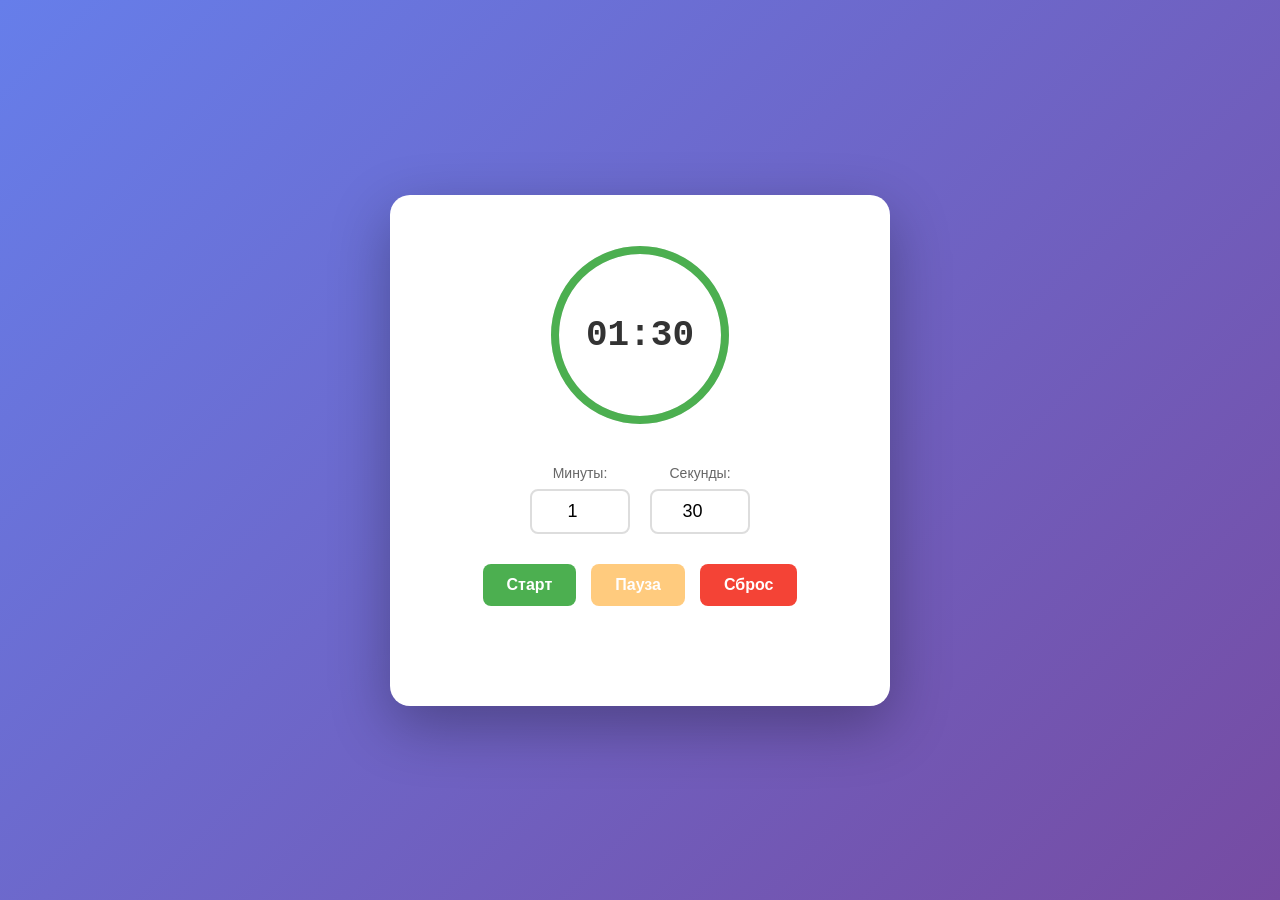
<file: index.html>
<!DOCTYPE html>
<html lang="ru">

<head>
    <meta charset="UTF-8">
    <meta name="viewport" content="width=device-width, initial-scale=1.0">
    <title>Анимированный таймер обратного отсчета</title>
    <link rel="stylesheet" href="css.css">
</head>

<body>
    <div class="container">

        <div class="timer-wrapper">
            <svg class="progress-ring" width="200" height="200" viewBox="0 0 200 200">

                <circle class="progress-ring__bg" cx="100" cy="100" r="85" fill="none" stroke="#e0e0e0"
                    stroke-width="8" />


                <circle class="progress-ring__circle" cx="100" cy="100" r="85" fill="none" stroke="#4caf50"
                    stroke-width="8" stroke-linecap="round" />
            </svg>


            <div class="timer-display">
                <span id="minutes">00</span>:<span id="seconds">00</span>
            </div>
        </div>


        <div class="time-inputs">
            <div class="input-group">
                <label for="minutes-input">Минуты:</label>
                <input type="number" id="minutes-input" min="0" max="99" value="1" step="1">
            </div>

            <div class="input-group">
                <label for="seconds-input">Секунды:</label>
                <input type="number" id="seconds-input" min="0" max="59" value="30" step="1">
            </div>
        </div>

        <div class="controls">
            <button id="startBtn" class="btn btn-start">Старт</button>
            <button id="pauseBtn" class="btn btn-pause" disabled> Пауза</button>
            <button id="resetBtn" class="btn btn-reset">Сброс</button>
        </div>


        <div id="message" class="message"></div>
    </div>

    <script src="js.js"></script>
</body>

</html>
</file>
<file: css.css>
* {
    margin: 0;
    padding: 0;
    box-sizing: border-box;
}

body {
    font-family: 'Segoe UI', Tahoma, Geneva, Verdana, sans-serif;
    background: linear-gradient(135deg, #667eea 0%, #764ba2 100%);
    min-height: 100vh;
    display: flex;
    justify-content: center;
    align-items: center;
}

.container {
    background: white;
    border-radius: 20px;
    padding: 40px;
    box-shadow: 0 20px 60px rgba(0,0,0,0.3);
    text-align: center;
    max-width: 500px;
    width: 90%;
}

h1 {
    color: #333;
    margin-bottom: 30px;
    font-size: 24px;
}

/* Круговой прогресс-бар */
.timer-wrapper {
    position: relative;
    width: 200px;
    height: 200px;
    margin: 0 auto 30px;
}

.progress-ring {
    transform: rotate(-90deg);
    width: 100%;
    height: 100%;
}

.progress-ring__circle {
    stroke-dasharray: 534.07; /* 2 * π * 85 ≈ 534.07 */
    stroke-dashoffset: 534.07;
    transition: stroke-dashoffset 0.3s ease;
}

.progress-ring__circle.warning {
    stroke: #ff9800;
}

.progress-ring__circle.danger {
    stroke: #f44336;
    animation: pulse 1s infinite;
}

@keyframes pulse {
    0%, 100% {
        stroke-width: 8;
    }
    50% {
        stroke-width: 12;
    }
}

.timer-display {
    position: absolute;
    top: 50%;
    left: 50%;
    transform: translate(-50%, -50%);
    font-size: 36px;
    font-weight: bold;
    font-family: 'Courier New', monospace;
    color: #333;
}

/* UI элементы ввода */
.time-inputs {
    display: flex;
    gap: 20px;
    justify-content: center;
    margin-bottom: 30px;
}

.input-group {
    display: flex;
    flex-direction: column;
    gap: 8px;
}

.input-group label {
    font-size: 14px;
    color: #666;
    font-weight: 500;
}

.input-group input {
    padding: 10px;
    font-size: 18px;
    text-align: center;
    border: 2px solid #ddd;
    border-radius: 8px;
    width: 100px;
    transition: border-color 0.3s;
}

.input-group input:focus {
    outline: none;
    border-color: #667eea;
}

.input-group input:disabled {
    background-color: #f5f5f5;
    color: #999;
}

/* Кнопки */
.controls {
    display: flex;
    gap: 15px;
    justify-content: center;
}

.btn {
    padding: 12px 24px;
    font-size: 16px;
    font-weight: 600;
    border: none;
    border-radius: 8px;
    cursor: pointer;
    transition: all 0.3s ease;
}

.btn:active {
    transform: scale(0.95);
}

.btn:disabled {
    opacity: 0.5;
    cursor: not-allowed;
}

.btn-start {
    background-color: #4caf50;
    color: white;
}

.btn-start:hover:not(:disabled) {
    background-color: #45a049;
}

.btn-pause {
    background-color: #ff9800;
    color: white;
}

.btn-pause:hover:not(:disabled) {
    background-color: #fb8c00;
}

.btn-reset {
    background-color: #f44336;
    color: white;
}

.btn-reset:hover:not(:disabled) {
    background-color: #da190b;
}

/* Сообщение */
.message {
    margin-top: 20px;
    font-size: 14px;
    font-weight: 500;
    min-height: 40px;
}

.message.success {
    color: #4caf50;
}

.message.warning {
    color: #ff9800;
}

.message.error {
    color: #f44336;
}
</file>
